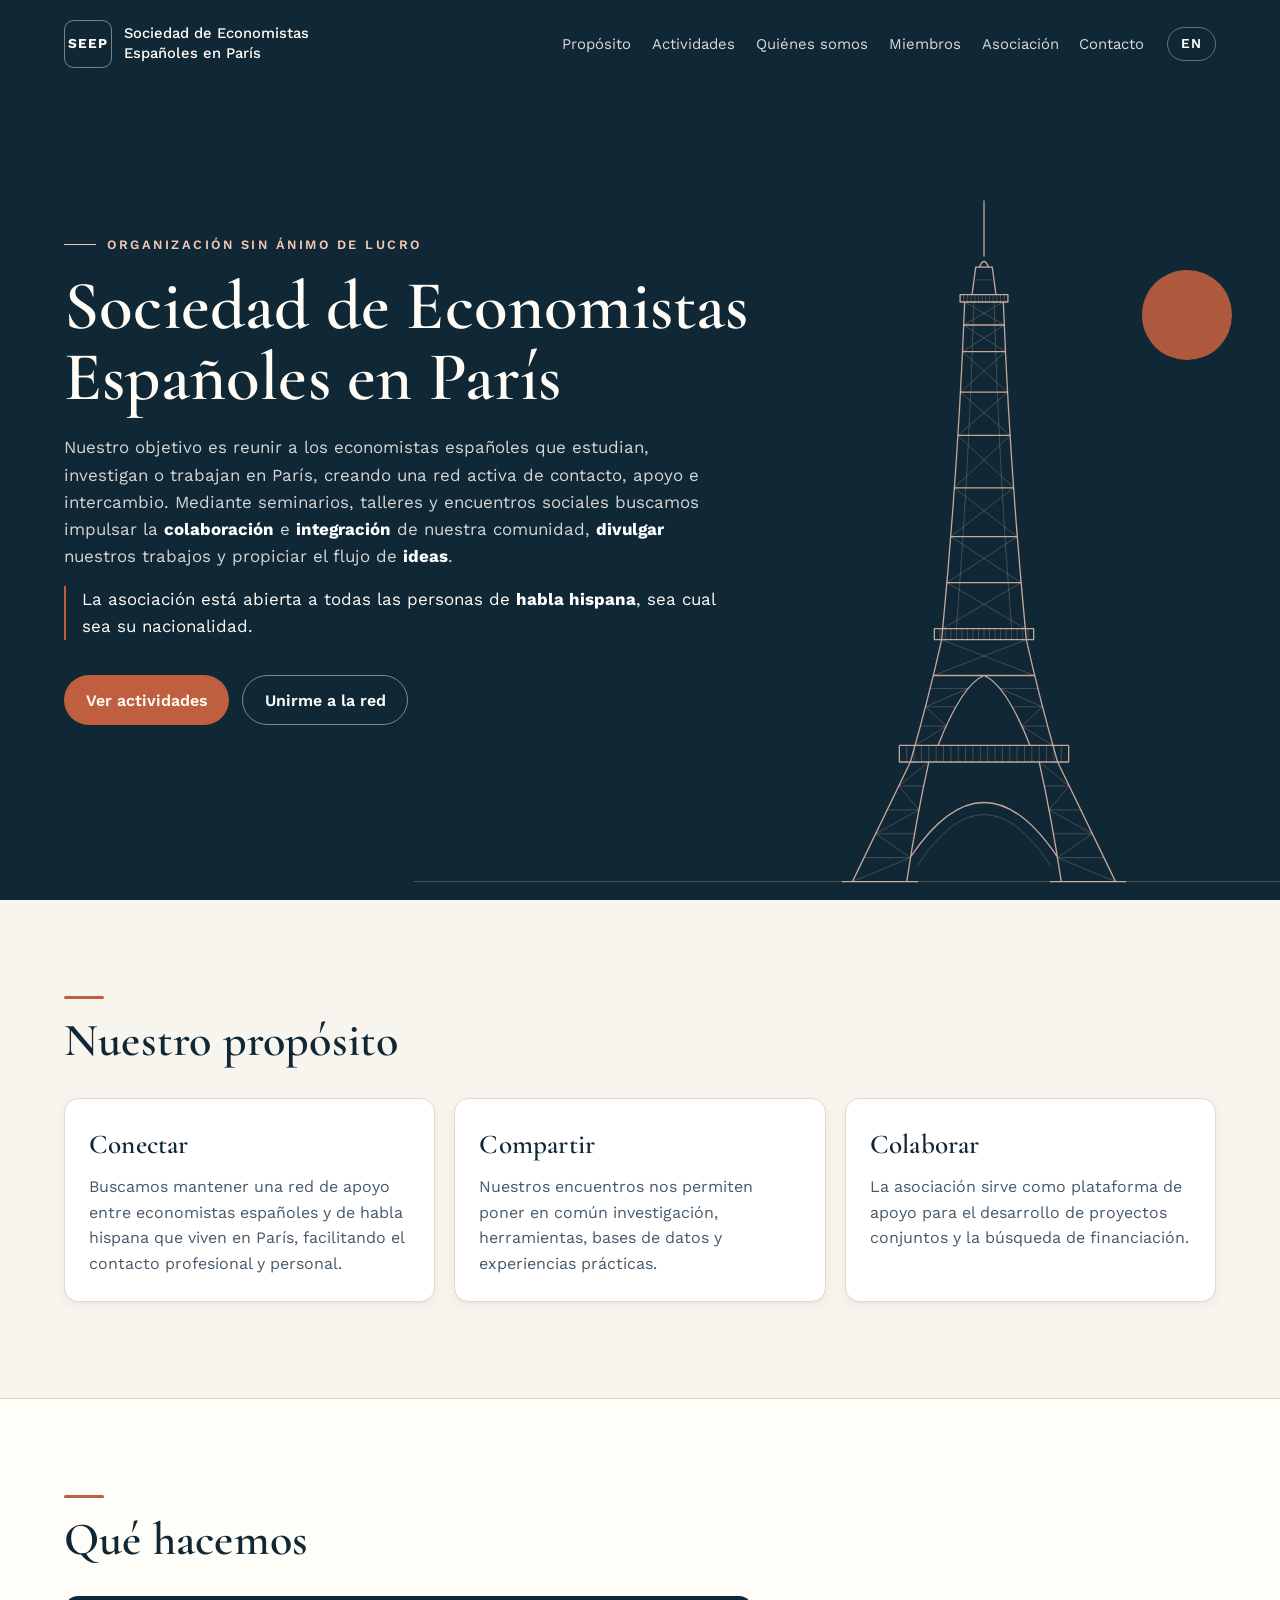
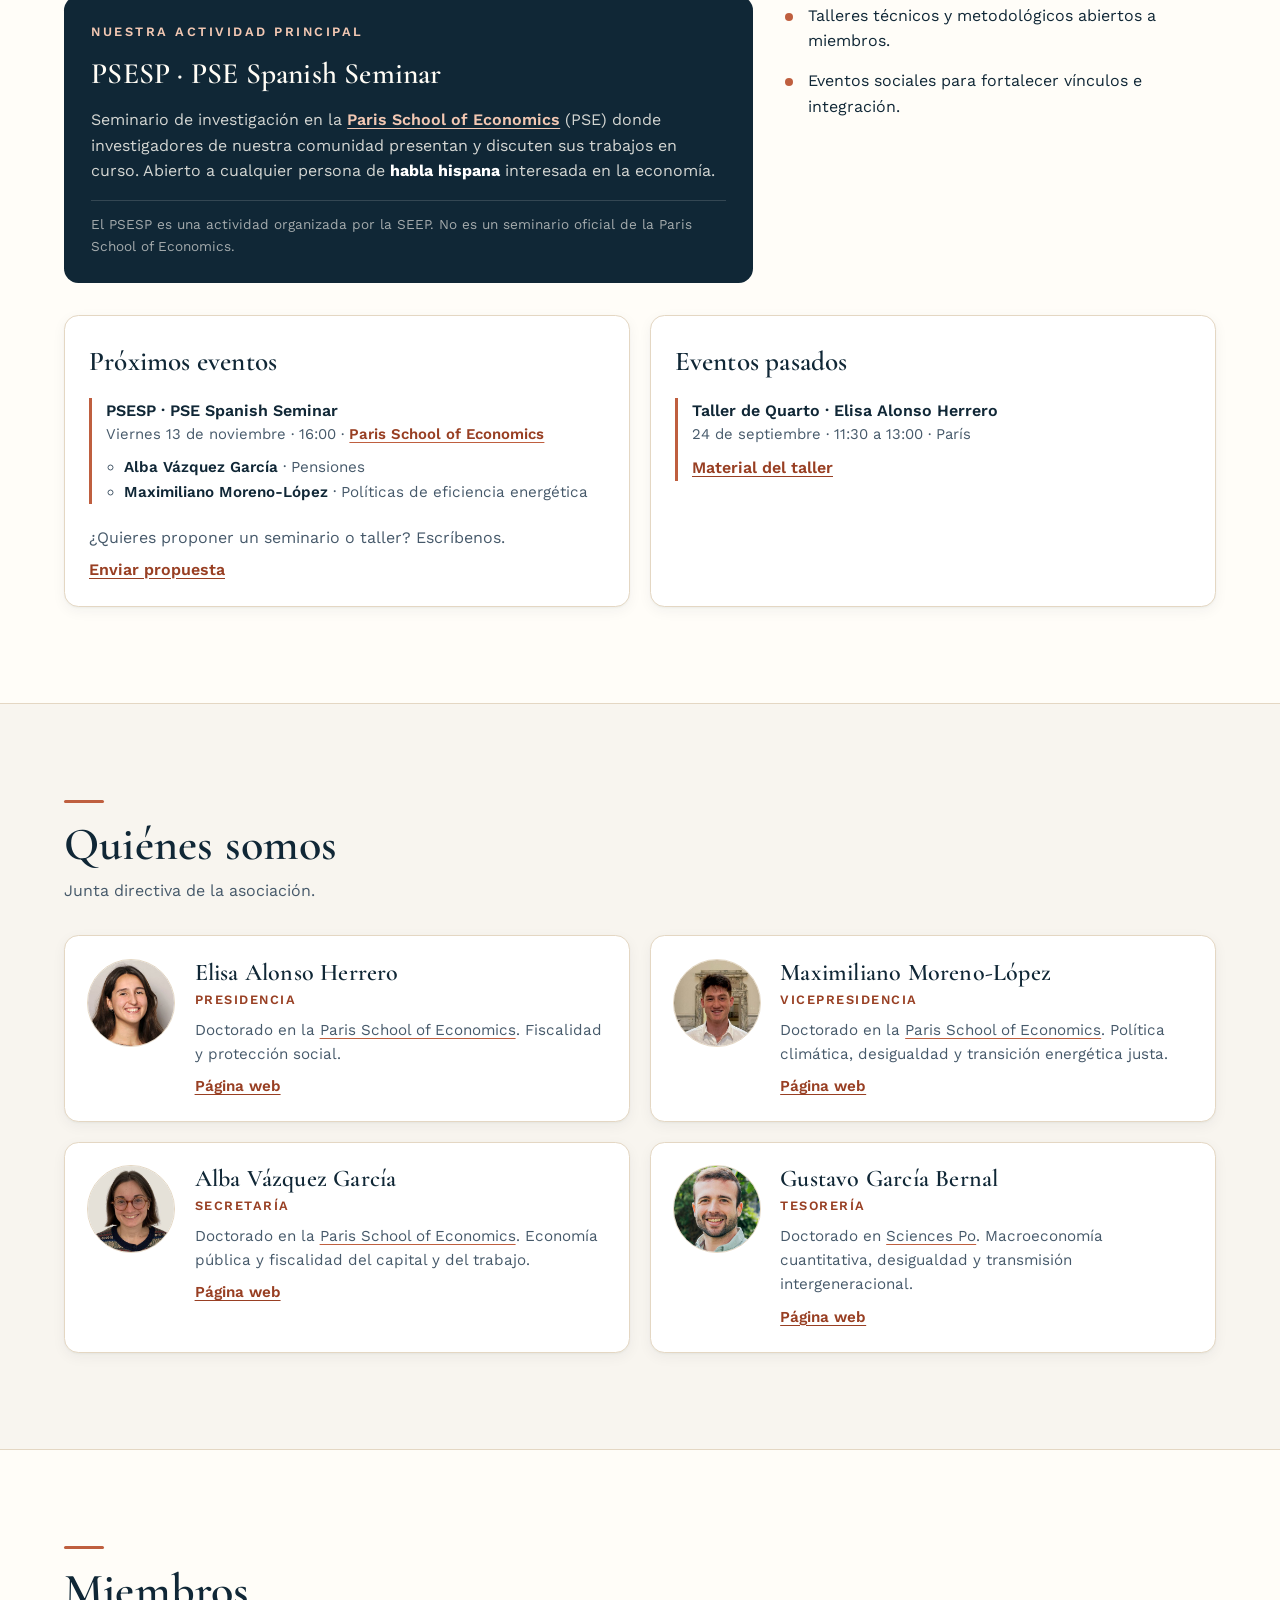
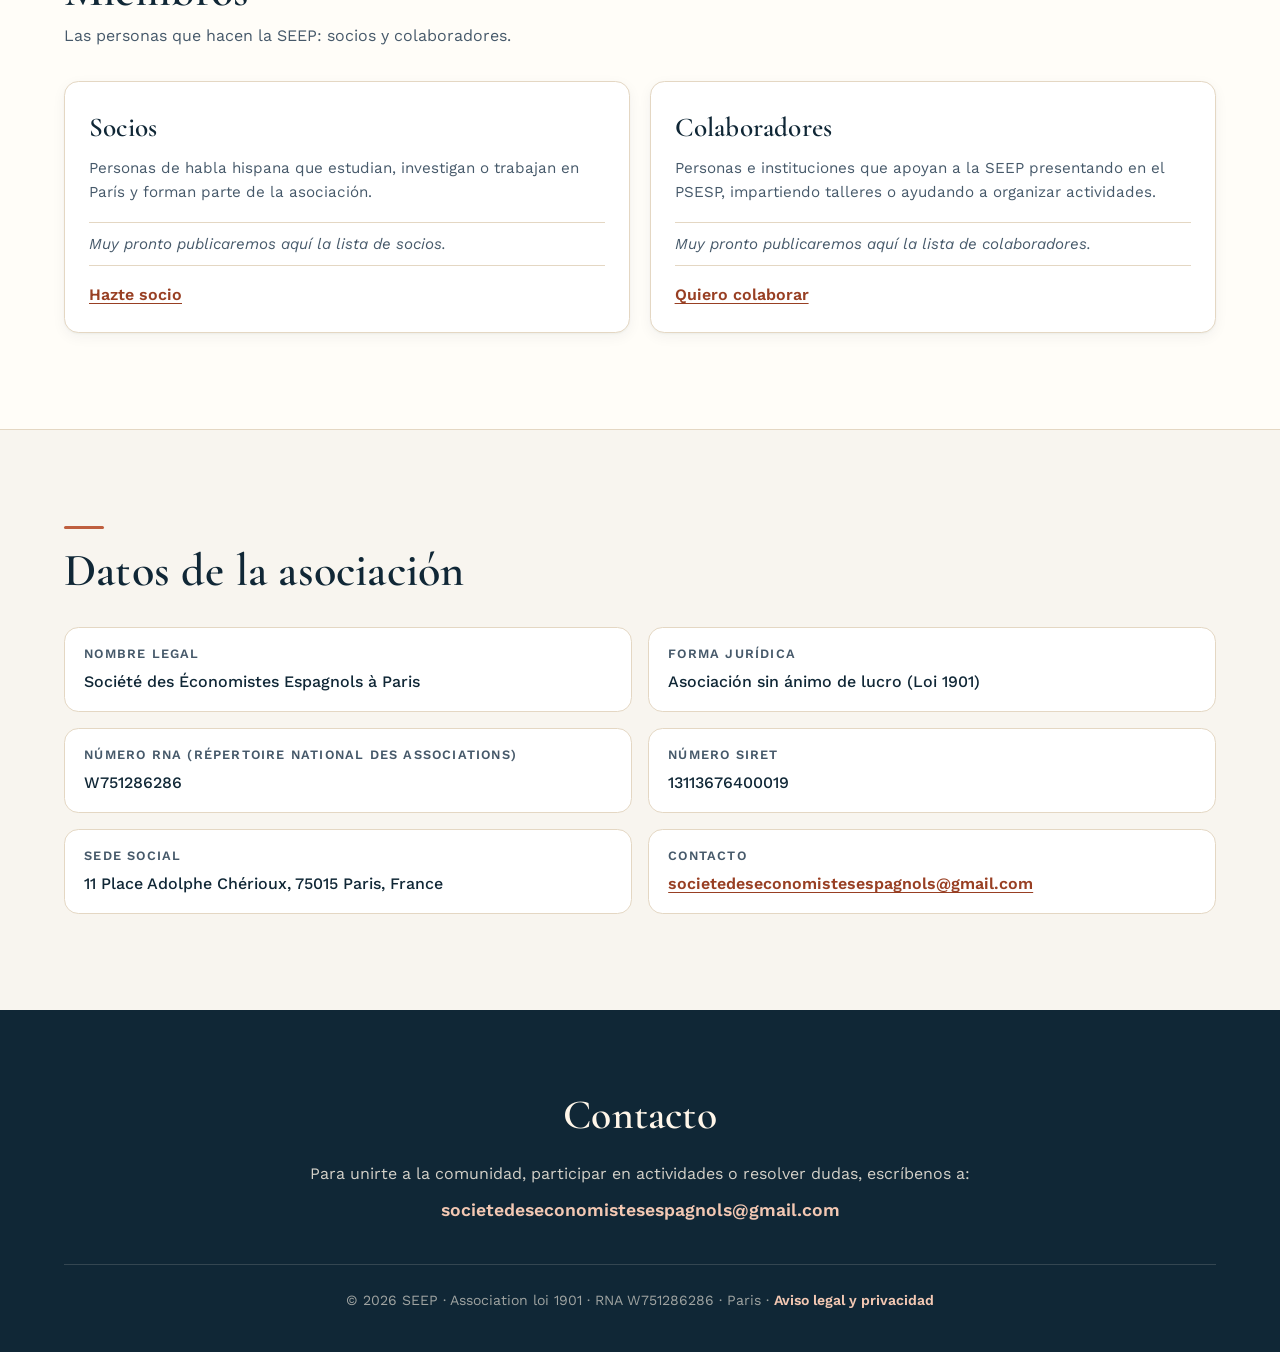
<file: index.html>
<!doctype html>
<html lang="es">
<head>
  <meta charset="UTF-8" />
  <meta name="viewport" content="width=device-width, initial-scale=1.0" />
  <title>SEEP · Sociedad de Economistas Españoles en París</title>
  <meta
    name="description"
    content="Asociación sin ánimo de lucro (loi 1901) que conecta a economistas españoles y de habla hispana en París mediante el PSE Spanish Seminar (PSESP), talleres y eventos sociales."
  />
  <meta name="theme-color" content="#102736" />
  <link rel="icon" href="favicon.svg" type="image/svg+xml" />

  <meta property="og:type" content="website" />
  <meta property="og:locale" content="es_ES" />
  <meta property="og:locale:alternate" content="en_GB" />
  <meta property="og:site_name" content="SEEP" />
  <meta property="og:title" content="Sociedad de Economistas Españoles en París (SEEP)" />
  <meta
    property="og:description"
    content="Asociación sin ánimo de lucro que conecta a economistas españoles y de habla hispana en París mediante el PSE Spanish Seminar (PSESP), talleres y eventos sociales."
  />

  <script type="application/ld+json">
  {
    "@context": "https://schema.org",
    "@type": "NGO",
    "name": "Sociedad de Economistas Españoles en París",
    "alternateName": "SEEP",
    "legalName": "Société des Économistes Espagnols à Paris",
    "url": "https://economistesespagnolesaparis.eu/",
    "description": "Asociación sin ánimo de lucro (loi 1901) que reúne a economistas españoles y de habla hispana de cualquier nacionalidad que estudian, investigan o trabajan en París. Su actividad principal es el PSE Spanish Seminar (PSESP).",
    "email": "societedeseconomistesespagnols@gmail.com",
    "nonprofitStatus": "Nonprofit",
    "identifier": [
      { "@type": "PropertyValue", "propertyID": "RNA", "value": "W751286286" },
      { "@type": "PropertyValue", "propertyID": "SIRET", "value": "13113676400019" }
    ],
    "address": {
      "@type": "PostalAddress",
      "streetAddress": "11 Place Adolphe Chérioux",
      "postalCode": "75015",
      "addressLocality": "Paris",
      "addressCountry": "FR"
    }
  }
  </script>

  <link rel="preconnect" href="https://fonts.googleapis.com" />
  <link rel="preconnect" href="https://fonts.gstatic.com" crossorigin />
  <link
    href="https://fonts.googleapis.com/css2?family=Cormorant+Garamond:wght@500;600;700&family=Work+Sans:wght@400;500;600;700&display=swap"
    rel="stylesheet"
  />
  <link rel="stylesheet" href="styles.css" />
  <script>document.documentElement.classList.add("js");</script>
</head>
<body>
  <header class="hero" id="inicio">
    <nav class="topbar" aria-label="Navegación principal">
      <a class="brand" href="#inicio" aria-label="SEEP">
        <span class="brand-mark">SEEP</span>
        <span class="brand-text" data-i18n="brand">Sociedad de Economistas Españoles en París</span>
      </a>
      <div class="topbar-actions">
        <ul class="menu" id="menu-principal">
          <li><a href="#proposito" data-i18n="nav.purpose">Propósito</a></li>
          <li><a href="#actividades" data-i18n="nav.activities">Actividades</a></li>
          <li><a href="#equipo" data-i18n="nav.team">Quiénes somos</a></li>
          <li><a href="#miembros" data-i18n="nav.members">Miembros</a></li>
          <li><a href="#asociacion" data-i18n="nav.association">Asociación</a></li>
          <li><a href="#contacto" data-i18n="nav.contact">Contacto</a></li>
        </ul>
        <button class="lang-toggle" type="button" hidden>EN</button>
        <button class="menu-toggle" type="button" aria-expanded="false" aria-controls="menu-principal" data-i18n="nav.menu">Menú</button>
      </div>
    </nav>

    <div class="hero-content">
      <p class="eyebrow" data-i18n="hero.eyebrow">Organización sin ánimo de lucro</p>
      <h1 data-i18n="hero.title">Sociedad de Economistas Españoles en París</h1>
      <p class="intro" data-i18n="hero.intro">
        Nuestro objetivo es reunir a los economistas españoles que estudian, investigan o trabajan en París, creando una red activa de contacto, apoyo e intercambio. Mediante seminarios, talleres y encuentros sociales buscamos impulsar la <b>colaboración</b> e <b>integración</b> de nuestra comunidad, <b>divulgar</b> nuestros trabajos y propiciar el flujo de <b>ideas</b>.
      </p>
      <p class="intro intro-highlight" data-i18n="hero.open">
        La asociación está abierta a todas las personas de <b>habla hispana</b>, sea cual sea su nacionalidad.
      </p>
      <div class="hero-actions">
        <a class="btn btn-primary" href="#actividades" data-i18n="hero.cta1">Ver actividades</a>
        <a class="btn btn-secondary" href="#contacto" data-i18n="hero.cta2">Unirme a la red</a>
      </div>
    </div>
    <div class="hero-sun" aria-hidden="true"></div>
    <svg class="hero-art" viewBox="0 0 400 800" aria-hidden="true" focusable="false">
      <g class="tower">
        <path class="tower-main" d="M57 780 Q92 708 120 650 M116 780 Q127 708 140 650 M120 650 Q140 580 154 517 M154 517 Q172 330 179 150 M343 780 Q308 708 280 650 M284 780 Q273 708 260 650 M280 650 Q260 580 246 517 M246 517 Q228 330 221 150 M150 632 Q176 566 200 556 M200 556 Q224 566 250 632 M121 752 Q200 636 279 752 M46 780 H128 M272 780 H354 M144.9 556 H255.1 M159.7 455 H240.3 M163.8 405 H236.2 M167.8 352 H232.2 M171.6 295 H228.4 M174.4 248 H225.6 M176.7 204 H223.3 M178 175 H222 M108 632 H292 M108 650 H292 M108 632 V650 M292 632 V650 M146 505 H254 M146 517 H254 M146 505 V517 M254 505 V517 M174 142 H226 M174 150 H226 M174 142 V150 M226 142 V150 M187 142 L191 112 H209 L213 142 M195 112 Q200 100 205 112 M200 100 V40" />
        <path class="tower-fine" d="M170 505 Q184 330 189 150 M230 505 Q216 330 211 150 M128 762 Q200 652 272 762 M57 780 L120.1 754 L82.3 728 L129.3 702 L107.4 676 L140 650 M69.6 754 H120.1 M82.3 728 H124.5 M94.9 702 H129.3 M107.4 676 H134.4 M343 780 L279.9 754 L317.7 728 L270.7 702 L292.6 676 L260 650 M330.4 754 H279.9 M317.7 728 H275.5 M305.1 702 H270.7 M292.6 676 H265.6 M125.1 632 L158.9 611 L136.4 590 L182.8 570 M130.8 611 H158.9 M136.4 590 H169.4 M141.5 570 H182.8 M274.9 632 L241.1 611 L263.6 590 L217.2 570 M269.2 611 H241.1 M263.6 590 H230.6 M258.5 570 H217.2 M144.9 556 L246 517 M255.1 556 L154 517 M155.1 505 L240.3 455 M244.9 505 L159.7 455 M159.7 455 L236.2 405 M240.3 455 L163.8 405 M163.8 405 L232.2 352 M236.2 405 L167.8 352 M167.8 352 L228.4 295 M232.2 352 L171.6 295 M171.6 295 L225.6 248 M228.4 295 L174.4 248 M174.4 248 L223.3 204 M225.6 248 L176.7 204 M176.7 204 L222 175 M223.3 204 L178 175 M178 175 L221 150 M222 175 L179 150 M116 632 V650 M124 632 V650 M132 632 V650 M140 632 V650 M148 632 V650 M156 632 V650 M164 632 V650 M172 632 V650 M180 632 V650 M188 632 V650 M196 632 V650 M204 632 V650 M212 632 V650 M220 632 V650 M228 632 V650 M236 632 V650 M244 632 V650 M252 632 V650 M260 632 V650 M268 632 V650 M276 632 V650 M284 632 V650 M152 505 V517 M158 505 V517 M164 505 V517 M170 505 V517 M176 505 V517 M182 505 V517 M188 505 V517 M194 505 V517 M200 505 V517 M206 505 V517 M212 505 V517 M218 505 V517 M224 505 V517 M230 505 V517 M236 505 V517 M242 505 V517 M248 505 V517 M178 142 V150 M182 142 V150 M186 142 V150 M190 142 V150 M194 142 V150 M198 142 V150 M202 142 V150 M206 142 V150 M210 142 V150 M214 142 V150 M218 142 V150 M222 142 V150 M193 126 H207" />
      </g>
      <path class="horizon" d="M-420 780 H820" />
    </svg>
  </header>

  <main>
    <section class="section reveal" id="proposito">
      <div class="section-heading">
        <h2 data-i18n="purpose.title">Nuestro propósito</h2>
      </div>
      <div class="card-grid">
        <article class="card">
          <h3 data-i18n="purpose.c1.t">Conectar</h3>
          <p data-i18n="purpose.c1.p">
            Buscamos mantener una red de apoyo entre economistas españoles y de habla hispana que viven en París,
            facilitando el contacto profesional y personal.
          </p>
        </article>
        <article class="card">
          <h3 data-i18n="purpose.c2.t">Compartir</h3>
          <p data-i18n="purpose.c2.p">
            Nuestros encuentros nos permiten poner en común investigación, herramientas, bases de datos y experiencias prácticas.
          </p>
        </article>
        <article class="card">
          <h3 data-i18n="purpose.c3.t">Colaborar</h3>
          <p data-i18n="purpose.c3.p">
            La asociación sirve como plataforma de apoyo para el desarrollo de proyectos conjuntos y la búsqueda de financiación.
          </p>
        </article>
      </div>
    </section>

    <section class="section reveal alt" id="actividades">
      <div class="section-heading">
        <h2 data-i18n="act.title">Qué hacemos</h2>
      </div>

      <div class="activity-layout">
        <div class="suggestion-box">
          <p class="eyebrow" data-i18n="act.main">Nuestra actividad principal</p>
          <h3>PSESP · PSE Spanish Seminar</h3>
          <p data-i18n="act.psesp">
            Seminario de investigación en la <a href="https://www.parisschoolofeconomics.eu/" target="_blank" rel="noopener noreferrer">Paris School of Economics</a> (PSE) donde
            investigadores de nuestra comunidad presentan y discuten sus trabajos en curso.
            Abierto a cualquier persona de <b>habla hispana</b> interesada en la economía.
          </p>
          <p class="disclaimer" data-i18n="act.disclaimer">
            El PSESP es una actividad organizada por la SEEP. No es un seminario oficial de la
            Paris School of Economics.
          </p>
        </div>
        <ul class="activity-list">
          <li data-i18n="act.l1">Talleres técnicos y metodológicos abiertos a miembros.</li>
          <li data-i18n="act.l2">Eventos sociales para fortalecer vínculos e integración.</li>
        </ul>
      </div>

      <div class="events-grid">
        <article class="event-block upcoming">
          <h3 data-i18n="ev.next">Próximos eventos</h3>
          <ul class="event-list">
            <li>
              <div>
                <p class="event-title">PSESP · PSE Spanish Seminar</p>
                <p class="event-meta" data-i18n="ev.e1.meta">Viernes 13 de noviembre · 16:00 · <a href="https://www.parisschoolofeconomics.eu/" target="_blank" rel="noopener noreferrer">Paris School of Economics</a></p>
              </div>
              <ul class="event-talks">
                <li><b>Alba Vázquez García</b> · <span data-i18n="ev.e1.t1">Pensiones</span></li>
                <li><b>Maximiliano Moreno-López</b> · <span data-i18n="ev.e1.t2">Políticas de eficiencia energética</span></li>
              </ul>
            </li>
          </ul>
          <p class="event-empty" data-i18n="ev.propose">
            ¿Quieres proponer un seminario o taller? Escríbenos.
          </p>
          <a class="text-link" href="#contacto" data-i18n="ev.propose.cta">Enviar propuesta</a>
        </article>

        <article class="event-block history">
          <h3 data-i18n="ev.past">Eventos pasados</h3>
          <ul class="event-list">
            <li>
              <div>
                <p class="event-title" data-i18n="ev.p1.title">Taller de Quarto · Elisa Alonso Herrero</p>
                <p class="event-meta" data-i18n="ev.p1.meta">24 de septiembre · 11:30 a 13:00 · París</p>
              </div>
              <a
                href="https://github.com/elisaalonsoh/workshop-quarto"
                target="_blank"
                rel="noopener noreferrer"
                data-i18n="ev.p1.link"
              >Material del taller</a>
            </li>
          </ul>
        </article>
      </div>
    </section>

    <section class="section reveal" id="equipo">
      <div class="section-heading">
        <h2 data-i18n="team.title">Quiénes somos</h2>
        <p data-i18n="team.sub">Junta directiva de la asociación.</p>
      </div>
      <div class="team-grid">
        <article class="member">
          <img class="member-photo" src="img/equipo/elisa-alonso-herrero.jpg" alt="Elisa Alonso Herrero" width="88" height="88" loading="lazy" />
          <div>
            <h3>Elisa Alonso Herrero</h3>
            <p class="member-role" data-i18n="team.r1">Presidencia</p>
            <p class="member-bio" data-i18n="team.b1">Doctorado en la <a href="https://www.parisschoolofeconomics.eu/" target="_blank" rel="noopener noreferrer">Paris School of Economics</a>. Fiscalidad y protección social.</p>
            <a class="member-link" href="https://elisaalonsoh.github.io/" target="_blank" rel="noopener noreferrer" data-i18n="team.web">Página web</a>
          </div>
        </article>
        <article class="member">
          <img class="member-photo" src="img/equipo/maximiliano-moreno-lopez.jpg" alt="Maximiliano Moreno-López" width="88" height="88" loading="lazy" />
          <div>
            <h3>Maximiliano Moreno-López</h3>
            <p class="member-role" data-i18n="team.r2">Vicepresidencia</p>
            <p class="member-bio" data-i18n="team.b2">Doctorado en la <a href="https://www.parisschoolofeconomics.eu/" target="_blank" rel="noopener noreferrer">Paris School of Economics</a>. Política climática, desigualdad y transición energética justa.</p>
            <a class="member-link" href="https://maximilianomoreno-lopez.github.io" target="_blank" rel="noopener noreferrer" data-i18n="team.web">Página web</a>
          </div>
        </article>
        <article class="member">
          <img class="member-photo" src="img/equipo/alba-vazquez-garcia.jpg" alt="Alba Vázquez García" width="88" height="88" loading="lazy" />
          <div>
            <h3>Alba Vázquez García</h3>
            <p class="member-role" data-i18n="team.r3">Secretaría</p>
            <p class="member-bio" data-i18n="team.b3">Doctorado en la <a href="https://www.parisschoolofeconomics.eu/" target="_blank" rel="noopener noreferrer">Paris School of Economics</a>. Economía pública y fiscalidad del capital y del trabajo.</p>
            <a class="member-link" href="https://avazquezgarcia.github.io/" target="_blank" rel="noopener noreferrer" data-i18n="team.web">Página web</a>
          </div>
        </article>
        <article class="member">
          <img class="member-photo" src="img/equipo/gustavo-garcia-bernal.jpg" alt="Gustavo García Bernal" width="88" height="88" loading="lazy" />
          <div>
            <h3>Gustavo García Bernal</h3>
            <p class="member-role" data-i18n="team.r4">Tesorería</p>
            <p class="member-bio" data-i18n="team.b4">Doctorado en <a href="https://www.sciencespo.fr/department-economics/" target="_blank" rel="noopener noreferrer">Sciences Po</a>. Macroeconomía cuantitativa, desigualdad y transmisión intergeneracional.</p>
            <a class="member-link" href="https://garciabernal.github.io/" target="_blank" rel="noopener noreferrer" data-i18n="team.web">Página web</a>
          </div>
        </article>
      </div>
    </section>

    <section class="section reveal alt" id="miembros">
      <div class="section-heading">
        <h2 data-i18n="mem.title">Miembros</h2>
        <p data-i18n="mem.sub">Las personas que hacen la SEEP: socios y colaboradores.</p>
      </div>
      <div class="people-grid">
        <article class="people-block">
          <h3 data-i18n="mem.s.t">Socios</h3>
          <p class="people-desc" data-i18n="mem.s.p">
            Personas de habla hispana que estudian, investigan o trabajan en París y forman parte de la asociación.
          </p>
          <!--
            Para añadir un socio, copia este bloque dentro de la lista y borra el <li class="people-empty">:
            <li>
              <span class="person-name">Nombre Apellido</span>
              <span class="person-aff">Institución</span>
              <a class="person-link" href="https://..." target="_blank" rel="noopener noreferrer">Web</a>
            </li>
          -->
          <ul class="people-list">
            <li class="people-empty" data-i18n="mem.s.empty">Muy pronto publicaremos aquí la lista de socios.</li>
          </ul>
          <a class="text-link" href="mailto:societedeseconomistesespagnols@gmail.com?subject=Hacerme%20socio%20de%20la%20SEEP" data-i18n="mem.s.cta">Hazte socio</a>
        </article>

        <article class="people-block">
          <h3 data-i18n="mem.c.t">Colaboradores</h3>
          <p class="people-desc" data-i18n="mem.c.p">
            Personas e instituciones que apoyan a la SEEP presentando en el PSESP, impartiendo talleres o ayudando a organizar actividades.
          </p>
          <!-- Mismo formato que los socios: un <li> por colaborador. -->
          <ul class="people-list">
            <li class="people-empty" data-i18n="mem.c.empty">Muy pronto publicaremos aquí la lista de colaboradores.</li>
          </ul>
          <a class="text-link" href="mailto:societedeseconomistesespagnols@gmail.com?subject=Colaborar%20con%20la%20SEEP" data-i18n="mem.c.cta">Quiero colaborar</a>
        </article>
      </div>
    </section>

    <section class="section reveal" id="asociacion">
      <div class="section-heading">
        <h2 data-i18n="assoc.title">Datos de la asociación</h2>
      </div>
      <dl class="association-data">
        <div>
          <dt data-i18n="assoc.name">Nombre legal</dt>
          <dd>Société des Économistes Espagnols à Paris</dd>
        </div>
        <div>
          <dt data-i18n="assoc.form">Forma jurídica</dt>
          <dd data-i18n="assoc.form.v">Asociación sin ánimo de lucro (Loi 1901)</dd>
        </div>
        <div>
          <dt data-i18n="assoc.rna">Número RNA (Répertoire National des Associations)</dt>
          <dd>W751286286</dd>
        </div>
        <div>
          <dt data-i18n="assoc.siret">Número SIRET</dt>
          <dd>13113676400019</dd>
        </div>
        <div>
          <dt data-i18n="assoc.seat">Sede social</dt>
          <dd>11 Place Adolphe Chérioux, 75015 Paris, France</dd>
        </div>
        <div>
          <dt data-i18n="assoc.contact">Contacto</dt>
          <dd><a href="mailto:societedeseconomistesespagnols@gmail.com">societedeseconomistesespagnols@gmail.com</a></dd>
        </div>
      </dl>
    </section>
  </main>

  <footer class="footer" id="contacto">
    <h2 data-i18n="foot.title">Contacto</h2>
    <p data-i18n="foot.text">
      Para unirte a la comunidad, participar en actividades o resolver dudas,
      escríbenos a:
    </p>
    <p>
      <a class="footer-mail" href="mailto:societedeseconomistesespagnols@gmail.com">societedeseconomistesespagnols@gmail.com</a>
    </p>
    <p class="copyright">
      © <span id="currentYear">2026</span> SEEP · Association loi 1901 · RNA W751286286 · Paris
      · <a href="aviso-legal.html" data-i18n="foot.legal">Aviso legal y privacidad</a>
    </p>
  </footer>

  <script src="script.js"></script>
</body>
</html>
</file>
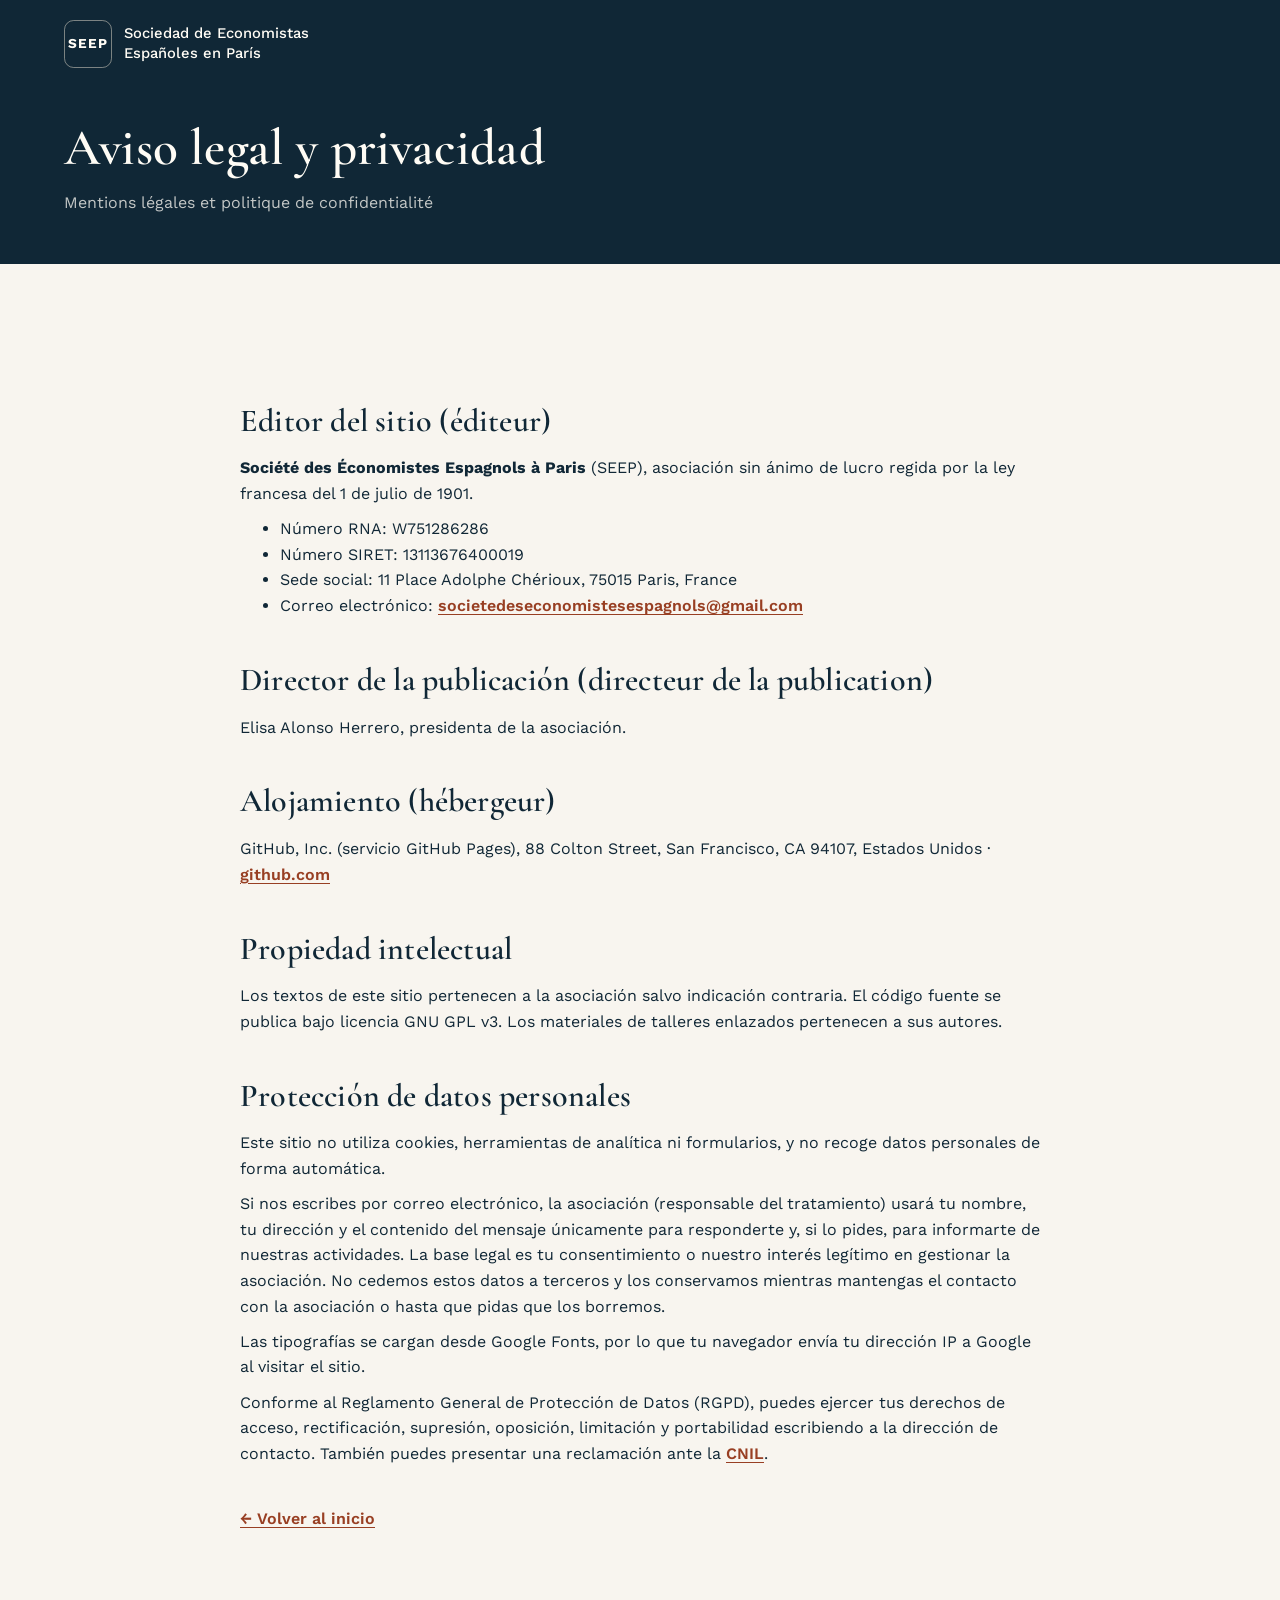
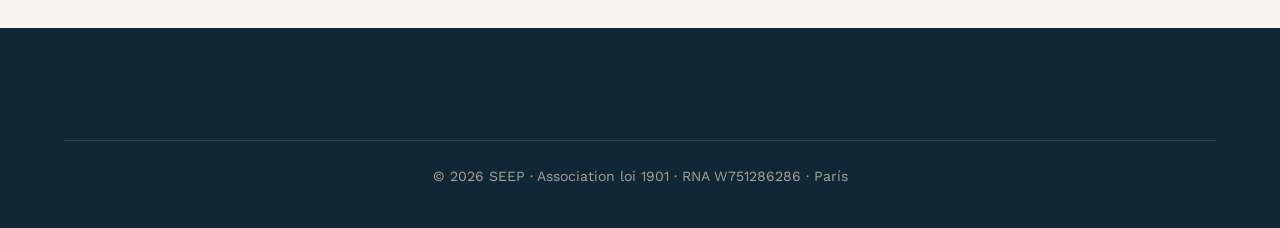
<file: aviso-legal.html>
<!doctype html>
<html lang="es">
<head>
  <meta charset="UTF-8" />
  <meta name="viewport" content="width=device-width, initial-scale=1.0" />
  <title>Aviso legal y privacidad · SEEP</title>
  <meta name="description" content="Aviso legal (mentions légales) y política de privacidad de la Sociedad de Economistas Españoles en París." />
  <meta name="theme-color" content="#102736" />
  <link rel="icon" href="favicon.svg" type="image/svg+xml" />
  <link rel="preconnect" href="https://fonts.googleapis.com" />
  <link rel="preconnect" href="https://fonts.gstatic.com" crossorigin />
  <link
    href="https://fonts.googleapis.com/css2?family=Cormorant+Garamond:wght@500;600;700&family=Work+Sans:wght@400;500;600;700&display=swap"
    rel="stylesheet"
  />
  <link rel="stylesheet" href="styles.css" />
</head>
<body>
  <header class="page-header">
    <nav class="topbar" aria-label="Navegación principal">
      <a class="brand" href="index.html" aria-label="Volver al inicio SEEP">
        <span class="brand-mark">SEEP</span>
        <span class="brand-text">Sociedad de Economistas Españoles en París</span>
      </a>
    </nav>
    <h1>Aviso legal y privacidad</h1>
    <p lang="fr">Mentions légales et politique de confidentialité</p>
  </header>

  <main class="section">
    <div class="legal">
      <h2>Editor del sitio <span lang="fr">(éditeur)</span></h2>
      <p>
        <strong>Société des Économistes Espagnols à Paris</strong> (SEEP), asociación sin ánimo
        de lucro regida por la ley francesa del 1 de julio de 1901.
      </p>
      <ul>
        <li>Número RNA: W751286286</li>
        <li>Número SIRET: 13113676400019</li>
        <li>Sede social: 11 Place Adolphe Chérioux, 75015 Paris, France</li>
        <li>
          Correo electrónico:
          <a href="mailto:societedeseconomistesespagnols@gmail.com">societedeseconomistesespagnols@gmail.com</a>
        </li>
      </ul>

      <h2>Director de la publicación <span lang="fr">(directeur de la publication)</span></h2>
      <p>Elisa Alonso Herrero, presidenta de la asociación.</p>

      <h2>Alojamiento <span lang="fr">(hébergeur)</span></h2>
      <p>
        GitHub, Inc. (servicio GitHub Pages), 88 Colton Street, San Francisco, CA 94107,
        Estados Unidos · <a href="https://github.com" target="_blank" rel="noopener noreferrer">github.com</a>
      </p>

      <h2>Propiedad intelectual</h2>
      <p>
        Los textos de este sitio pertenecen a la asociación salvo indicación contraria. El
        código fuente se publica bajo licencia GNU GPL v3. Los materiales de talleres
        enlazados pertenecen a sus autores.
      </p>

      <h2>Protección de datos personales</h2>
      <p>
        Este sitio no utiliza cookies, herramientas de analítica ni formularios, y no recoge
        datos personales de forma automática.
      </p>
      <p>
        Si nos escribes por correo electrónico, la asociación (responsable del tratamiento)
        usará tu nombre, tu dirección y el contenido del mensaje únicamente para responderte y,
        si lo pides, para informarte de nuestras actividades. La base legal es tu
        consentimiento o nuestro interés legítimo en gestionar la asociación. No cedemos estos
        datos a terceros y los conservamos mientras mantengas el contacto con la asociación o
        hasta que pidas que los borremos.
      </p>
      <p>
        Las tipografías se cargan desde Google Fonts, por lo que tu navegador envía tu
        dirección IP a Google al visitar el sitio.
      </p>
      <p>
        Conforme al Reglamento General de Protección de Datos (RGPD), puedes ejercer tus
        derechos de acceso, rectificación, supresión, oposición, limitación y portabilidad
        escribiendo a la dirección de contacto. También puedes presentar una reclamación ante
        la <a href="https://www.cnil.fr" target="_blank" rel="noopener noreferrer">CNIL</a>.
      </p>

      <p style="margin-top: 2.5rem"><a href="index.html">← Volver al inicio</a></p>
    </div>
  </main>

  <footer class="footer">
    <p class="copyright">© 2026 SEEP · Association loi 1901 · RNA W751286286 · París</p>
  </footer>
</body>
</html>
</file>
<file: styles.css>
:root {
  --bg: #f8f5ef;
  --bg-alt: #fffdf8;
  --surface: #ffffff;
  --surface-strong: #f4ecdc;
  --ink: #102736;
  --ink-soft: #46596a;
  --accent: #bf5f3f;
  --accent-dark: #983f23;
  --accent-light: #f3c8b3;
  --line: #e4d7c3;
  --navy: #102736;
  --shadow: 0 1px 2px rgba(16, 39, 54, 0.04), 0 4px 14px rgba(16, 39, 54, 0.05);
  --content: 72rem;
  --gutter: clamp(1rem, 4vw, 3rem);
  /* Centra el contenido sin necesidad de contenedores extra */
  --pad-x: max(var(--gutter), calc((100% - var(--content)) / 2));
}

* {
  box-sizing: border-box;
}

html {
  scroll-behavior: smooth;
}

body {
  margin: 0;
  font-family: "Work Sans", sans-serif;
  color: var(--ink);
  background: var(--bg);
  line-height: 1.6;
  -webkit-font-smoothing: antialiased;
}

h1,
h2,
h3 {
  margin: 0;
  font-family: "Cormorant Garamond", serif;
  font-weight: 600;
  letter-spacing: 0.2px;
}

p {
  margin: 0;
}

a {
  text-underline-offset: 3px;
}

/* ---------- Cabecera ---------- */

.hero {
  position: relative;
  overflow: hidden;
  display: flex;
  flex-direction: column;
  min-height: 100vh;
  min-height: 100svh;
  padding: 1.25rem var(--pad-x) clamp(3rem, 7vw, 5rem);
  background: var(--navy);
  color: #fffcf5;
}

/* Dibujo de la Torre Eiffel en línea fina, con un "sol" detrás */
.hero-art {
  position: absolute;
  z-index: 1;
  right: max(1rem, calc((100% - var(--content)) / 2 + 3rem));
  bottom: 0;
  height: min(88%, 46rem);
  width: auto;
  overflow: visible;
  pointer-events: none;
}

.hero-art path {
  fill: none;
  stroke: var(--accent-light);
  stroke-linecap: round;
  stroke-linejoin: round;
  vector-effect: non-scaling-stroke;
}

.hero-art .tower-main {
  stroke-width: 1.3;
  opacity: 0.8;
}

.hero-art .tower-fine {
  stroke-width: 0.6;
  opacity: 0.4;
}

.hero-art .horizon {
  stroke-width: 1;
  opacity: 0.25;
}

/* Sol: va aparte del dibujo, más a la derecha */
.hero-sun {
  position: absolute;
  z-index: 1;
  top: 30%;
  right: max(1.5rem, calc((100% - var(--content)) / 2 - 1rem));
  width: clamp(4.5rem, 7vw, 6.5rem);
  aspect-ratio: 1;
  border-radius: 50%;
  background: var(--accent);
  opacity: 0.9;
  pointer-events: none;
}

.topbar {
  position: relative;
  z-index: 3;
  display: flex;
  align-items: center;
  justify-content: space-between;
  gap: 1rem;
}

.topbar-actions {
  display: flex;
  align-items: center;
  gap: 1.4rem;
}

.brand {
  color: inherit;
  text-decoration: none;
  display: inline-flex;
  align-items: center;
  gap: 0.75rem;
}

.brand-mark {
  display: inline-grid;
  place-items: center;
  width: 3rem;
  height: 3rem;
  border: 1px solid rgba(255, 244, 223, 0.45);
  border-radius: 0.6rem;
  font-weight: 700;
  font-size: 0.85rem;
  letter-spacing: 1px;
}

.brand-text {
  max-width: 25ch;
  font-size: 0.92rem;
  font-weight: 500;
  line-height: 1.35;
}

.menu {
  list-style: none;
  margin: 0;
  padding: 0;
  display: flex;
  align-items: center;
  gap: 1.3rem;
}

.menu a {
  color: rgba(255, 252, 245, 0.85);
  text-decoration: none;
  font-size: 0.93rem;
  white-space: nowrap;
  padding: 0.2rem 0;
  border-bottom: 1px solid transparent;
  transition: border-color 0.2s ease, color 0.2s ease;
}

.menu a:hover,
.menu a:focus-visible {
  color: #fff;
  border-color: var(--accent-light);
}

.lang-toggle,
.menu-toggle {
  border: 1px solid rgba(255, 255, 255, 0.35);
  border-radius: 999px;
  background: transparent;
  color: #fff;
  padding: 0.35rem 0.85rem;
  font: inherit;
  font-size: 0.85rem;
  font-weight: 600;
  letter-spacing: 0.5px;
  cursor: pointer;
  transition: background 0.2s ease, border-color 0.2s ease;
}

.lang-toggle:hover,
.lang-toggle:focus-visible,
.menu-toggle:hover,
.menu-toggle:focus-visible {
  background: rgba(255, 255, 255, 0.1);
  border-color: rgba(255, 255, 255, 0.7);
}

.menu-toggle {
  display: none;
}

.hero-content {
  position: relative;
  z-index: 2;
  margin-block: auto;
  padding-top: clamp(2.5rem, 8vh, 5rem);
  max-width: 46rem;
  animation: riseIn 0.8s ease-out both;
}

.eyebrow {
  display: flex;
  align-items: center;
  gap: 0.7rem;
  font-size: 0.8rem;
  font-weight: 600;
  text-transform: uppercase;
  letter-spacing: 2.5px;
  color: var(--accent-light);
  margin-bottom: 1rem;
}

.hero .eyebrow::before {
  content: "";
  width: 2rem;
  height: 1px;
  background: currentColor;
}

.hero h1 {
  font-size: clamp(2.4rem, 5.4vw, 4.6rem);
  line-height: 1.02;
  margin-bottom: 1.4rem;
}

.intro {
  color: rgba(255, 252, 245, 0.82);
  max-width: 60ch;
  font-size: 1.06rem;
}

.intro b {
  color: #fff;
}

.intro + .intro {
  margin-top: 1rem;
}

.intro-highlight {
  padding-left: 1rem;
  border-left: 2px solid var(--accent);
  color: #fffcf5;
}

.hero-actions {
  margin-top: 2.2rem;
  display: flex;
  flex-wrap: wrap;
  gap: 0.8rem;
}

.btn {
  display: inline-flex;
  align-items: center;
  justify-content: center;
  padding: 0.7rem 1.35rem;
  border-radius: 999px;
  text-decoration: none;
  font-weight: 600;
  transition: transform 0.2s ease, background 0.2s ease, color 0.2s ease, border-color 0.2s ease;
}

.btn:hover,
.btn:focus-visible {
  transform: translateY(-1px);
}

.btn-primary {
  color: #fffcf5;
  background: var(--accent);
}

.btn-primary:hover,
.btn-primary:focus-visible {
  background: var(--accent-dark);
}

.btn-secondary {
  color: #fffcf5;
  border: 1px solid rgba(255, 255, 255, 0.45);
}

.btn-secondary:hover,
.btn-secondary:focus-visible {
  border-color: #fff;
  background: rgba(255, 255, 255, 0.08);
}

/* ---------- Secciones ---------- */

.section {
  padding: clamp(3.5rem, 8vw, 6rem) var(--pad-x);
}

.section.alt {
  background: var(--bg-alt);
  border-block: 1px solid var(--line);
}

.section-heading {
  margin-bottom: 2rem;
}

.section-heading::before {
  content: "";
  display: block;
  width: 2.5rem;
  height: 3px;
  margin-bottom: 1rem;
  border-radius: 2px;
  background: var(--accent);
}

.section-heading h2 {
  font-size: clamp(2rem, 3.6vw, 2.9rem);
  line-height: 1.1;
}

.section-heading p {
  margin-top: 0.5rem;
  color: var(--ink-soft);
}

.card-grid {
  display: grid;
  grid-template-columns: repeat(3, minmax(0, 1fr));
  gap: 1.2rem;
}

.card,
.event-block,
.member,
.association-data div {
  border: 1px solid var(--line);
  border-radius: 0.9rem;
  background: var(--surface);
  box-shadow: var(--shadow);
}

.card {
  padding: 1.5rem;
}

.card h3 {
  font-size: 1.7rem;
  margin-bottom: 0.5rem;
}

.card p {
  color: var(--ink-soft);
}

/* Actividades */
.activity-layout {
  display: grid;
  grid-template-columns: 1.6fr 1fr;
  gap: 1.2rem 2rem;
  align-items: start;
  margin-bottom: 2rem;
}

.suggestion-box {
  border-radius: 0.9rem;
  background: var(--navy);
  color: #fffcf5;
  padding: 1.6rem 1.7rem;
}

.suggestion-box .eyebrow {
  margin-bottom: 0.5rem;
}

.suggestion-box h3 {
  font-size: 1.85rem;
  margin-bottom: 0.6rem;
}

.suggestion-box h3 + p {
  color: rgba(255, 252, 245, 0.82);
}

.suggestion-box b {
  color: #fff;
}

.suggestion-box a {
  color: var(--accent-light);
  font-weight: 600;
}

.suggestion-box .disclaimer {
  margin-top: 1rem;
  padding-top: 0.8rem;
  border-top: 1px solid rgba(255, 252, 245, 0.15);
  font-size: 0.85rem;
  color: rgba(255, 252, 245, 0.62);
}

/* Enlaces dentro de texto corrido (PSE, Sciences Po) */
.member-bio a,
.event-meta a {
  color: inherit;
  text-decoration-color: var(--accent);
}

.member-bio a:hover,
.event-meta a:hover {
  color: var(--accent-dark);
}

.activity-list {
  margin: 0;
  padding: 0.4rem 0 0;
  list-style: none;
  display: grid;
  gap: 0.9rem;
  align-content: start;
}

.activity-list li {
  position: relative;
  padding-left: 1.4rem;
}

.activity-list li::before {
  content: "";
  position: absolute;
  left: 0;
  top: 0.62em;
  width: 0.5rem;
  height: 0.5rem;
  border-radius: 50%;
  background: var(--accent);
}

.events-grid {
  display: grid;
  gap: 1.2rem;
  grid-template-columns: repeat(2, minmax(0, 1fr));
}

.event-block {
  padding: 1.5rem;
}

.event-block h3 {
  font-size: 1.7rem;
  margin-bottom: 0.9rem;
}

.event-empty {
  color: var(--ink-soft);
}

.event-block .event-list + .event-empty {
  margin-top: 1.3rem;
}

.text-link,
.event-list a,
.member-link,
.association-data a {
  color: var(--accent-dark);
  font-weight: 600;
}

.text-link {
  display: inline-block;
  margin-top: 0.4rem;
}

.event-list {
  margin: 0;
  padding: 0;
  list-style: none;
}

.event-list > li {
  display: grid;
  gap: 0.5rem;
  border-left: 3px solid var(--accent);
  padding-left: 0.9rem;
}

.event-title {
  font-weight: 600;
}

.event-meta {
  color: var(--ink-soft);
  font-size: 0.93rem;
}

.event-talks {
  margin: 0;
  padding-left: 1.1rem;
  color: var(--ink-soft);
  font-size: 0.95rem;
}

.event-talks b {
  color: var(--ink);
  font-weight: 600;
}

/* Quiénes somos */
.team-grid {
  display: grid;
  grid-template-columns: repeat(2, minmax(0, 1fr));
  gap: 1.2rem;
}

.member {
  display: flex;
  gap: 1.2rem;
  align-items: flex-start;
  padding: 1.4rem;
}

.member-photo {
  flex: none;
  width: 88px;
  height: 88px;
  border-radius: 50%;
  object-fit: cover;
  display: grid;
  place-items: center;
  background: var(--surface-strong);
  color: var(--accent-dark);
  border: 1px solid var(--line);
  font-family: "Cormorant Garamond", serif;
  font-size: 1.9rem;
  font-weight: 600;
}

.member h3 {
  font-size: 1.5rem;
  line-height: 1.2;
}

.member-role {
  margin-top: 0.15rem;
  color: var(--accent-dark);
  font-weight: 600;
  font-size: 0.8rem;
  text-transform: uppercase;
  letter-spacing: 1.5px;
}

.member-bio {
  margin-top: 0.45rem;
  color: var(--ink-soft);
  font-size: 0.95rem;
}

.member-link {
  display: inline-block;
  margin-top: 0.5rem;
  font-size: 0.95rem;
}

/* Miembros: socios y colaboradores */
.people-grid {
  display: grid;
  grid-template-columns: repeat(2, minmax(0, 1fr));
  gap: 1.2rem;
}

.people-block {
  padding: 1.5rem;
  border: 1px solid var(--line);
  border-radius: 0.9rem;
  background: var(--surface);
  box-shadow: var(--shadow);
}

.people-block h3 {
  font-size: 1.7rem;
  margin-bottom: 0.4rem;
}

.people-desc {
  color: var(--ink-soft);
  font-size: 0.95rem;
}

.people-list {
  margin: 1.1rem 0 0.6rem;
  padding: 0;
  list-style: none;
  display: grid;
  gap: 0.15rem;
}

.people-list li {
  display: flex;
  flex-wrap: wrap;
  align-items: baseline;
  gap: 0.2rem 0.6rem;
  padding: 0.55rem 0;
  border-top: 1px solid var(--line);
}

.people-list li:last-child {
  border-bottom: 1px solid var(--line);
}

.person-name {
  font-weight: 600;
}

.person-aff {
  color: var(--ink-soft);
  font-size: 0.92rem;
}

.person-link {
  margin-left: auto;
  color: var(--accent-dark);
  font-weight: 600;
  font-size: 0.9rem;
}

.people-list .people-empty {
  display: block;
  color: var(--ink-soft);
  font-style: italic;
  font-size: 0.95rem;
}

/* Datos de la asociación */
.association-data {
  margin: 0;
  display: grid;
  grid-template-columns: repeat(2, minmax(0, 1fr));
  gap: 1rem;
}

.association-data div {
  padding: 1rem 1.2rem;
  box-shadow: none;
}

.association-data dt {
  font-size: 0.8rem;
  font-weight: 600;
  text-transform: uppercase;
  letter-spacing: 1.2px;
  color: var(--ink-soft);
}

.association-data dd {
  margin: 0.3rem 0 0;
  font-weight: 500;
}

/* ---------- Pie ---------- */

.footer {
  padding: clamp(3rem, 7vw, 4.5rem) var(--pad-x) 2.5rem;
  text-align: center;
  background: var(--navy);
  color: #fff6e9;
}

.footer h2 {
  font-size: clamp(2rem, 3.6vw, 2.6rem);
  margin-bottom: 0.8rem;
}

.footer p {
  color: rgba(255, 246, 233, 0.82);
}

.footer p + p {
  margin-top: 0.6rem;
}

.footer a {
  color: var(--accent-light);
  font-weight: 600;
  text-decoration: none;
}

.footer a:hover,
.footer a:focus-visible {
  text-decoration: underline;
}

.footer-mail {
  font-size: 1.1rem;
}

.copyright {
  margin-top: 2.5rem !important;
  padding-top: 1.5rem;
  border-top: 1px solid rgba(255, 246, 233, 0.15);
  color: rgba(255, 246, 233, 0.6) !important;
  font-size: 0.88rem;
}

/* El correo de contacto es muy largo: que pueda partirse en móvil */
.legal a,
.footer a,
.association-data a {
  overflow-wrap: anywhere;
}

/* ---------- Páginas secundarias (aviso legal, 404) ---------- */

.page-header {
  padding: 1.25rem var(--pad-x) 3rem;
  background: var(--navy);
  color: #fffcf5;
}

.page-header h1 {
  margin-top: 2.5rem;
  font-size: clamp(2.2rem, 4.5vw, 3.2rem);
}

.page-header p {
  color: rgba(255, 252, 245, 0.75);
}

.legal {
  max-width: 50rem;
  margin: 0 auto;
}

.legal h2 {
  margin: 2.2rem 0 0.6rem;
  font-size: clamp(1.5rem, 2.8vw, 2rem);
}

.legal p + p,
.legal ul {
  margin-top: 0.6rem;
}

.legal a {
  color: var(--accent-dark);
  font-weight: 600;
}

/* ---------- Animaciones ---------- */

/* Solo se oculta si hay JavaScript: sin JS (o para rastreadores) el contenido se ve siempre */
.js .reveal {
  opacity: 0;
  transform: translateY(16px);
  transition: opacity 0.6s ease, transform 0.6s ease;
}

.js .reveal.visible {
  opacity: 1;
  transform: translateY(0);
}

@keyframes riseIn {
  from {
    opacity: 0;
    transform: translateY(20px);
  }

  to {
    opacity: 1;
    transform: translateY(0);
  }
}

/* ---------- Responsive ---------- */

@media (max-width: 980px) {
  .card-grid,
  .activity-layout,
  .events-grid,
  .association-data {
    grid-template-columns: 1fr;
  }
}

@media (max-width: 1000px) {
  .topbar-actions {
    gap: 0.6rem;
  }

  .menu-toggle {
    display: inline-flex;
  }

  .menu {
    position: absolute;
    right: 0;
    top: calc(100% + 0.6rem);
    width: min(18rem, 88vw);
    flex-direction: column;
    align-items: flex-start;
    gap: 0.65rem;
    background: var(--navy);
    border: 1px solid rgba(255, 255, 255, 0.15);
    border-radius: 0.75rem;
    padding: 0.9rem 1rem;
    box-shadow: 0 12px 30px rgba(0, 0, 0, 0.25);
    opacity: 0;
    visibility: hidden;
    transform: translateY(-8px);
    transition: opacity 0.25s ease, transform 0.25s ease, visibility 0.25s ease;
  }

  .menu.open {
    opacity: 1;
    visibility: visible;
    transform: translateY(0);
  }
}

@media (max-width: 760px) {
  .team-grid,
  .people-grid {
    grid-template-columns: 1fr;
  }

  .brand-text {
    max-width: 19ch;
    font-size: 0.85rem;
  }

  .hero-art {
    right: -5rem;
    height: 62%;
    opacity: 0.3;
  }

  .hero-sun {
    display: none;
  }
}

@media (max-width: 420px) {
  .brand-text {
    display: none;
  }

  .member {
    flex-direction: column;
  }
}

@media (prefers-reduced-motion: reduce) {
  *,
  *::before,
  *::after {
    animation-duration: 0.001ms !important;
    animation-iteration-count: 1 !important;
    transition-duration: 0.001ms !important;
    scroll-behavior: auto !important;
  }
}
</file>
